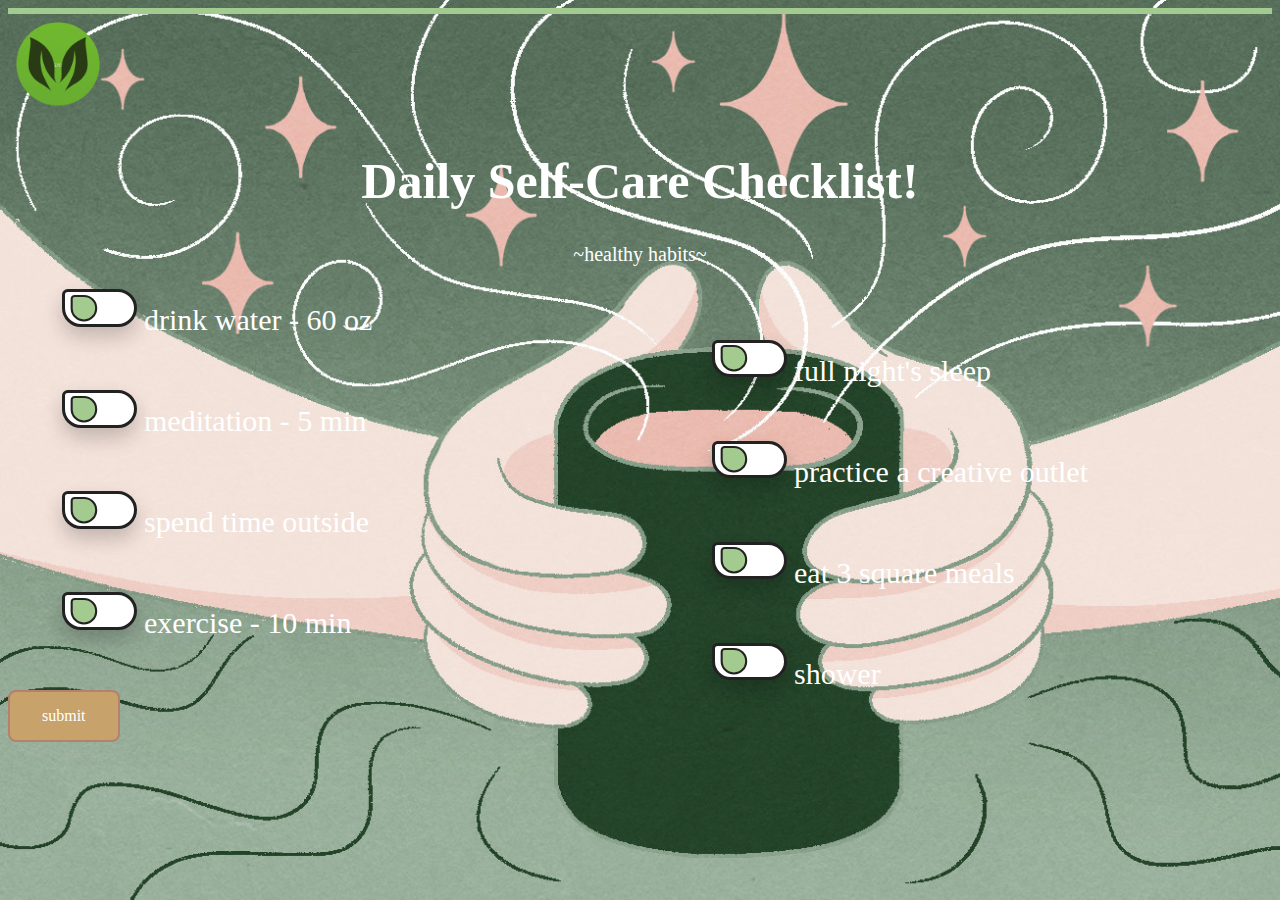
<file: checklist.html>
<!DOCTYPE html>
<html>
<head>
    <link rel="stylesheet" href="style1.css">
    <a href="index.html">
        <img src="logo.png" alt="logo" style="width:100px;height:100px;">
      </a>
      <style>
        body {
          background-image: url('selfcare8.jpg');
          background-repeat: no-repeat;
        }
        </style>
<title>Checklist</title>
</head>
<body>

<h1>Daily Self-Care Checklist!</h1>
<p>~healthy habits~</p>

<form>  
    <div class="checkbox-wrapper-41"style="position:relative; left:50px;">
      <input type="checkbox">
      <label for="checkbox" style="font-size:30px; color:white; font-family: Georgia, 'Times New Roman', Times, serif">drink water - 60 oz</label>
    </div>
  <div class="checkbox-wrapper-41"style="position:relative; left:700px;">
      <input type="checkbox">
      <label for="checkbox" style="font-size:30px; color:white; font-family: Georgia, 'Times New Roman', Times, serif">full night's sleep</label>
    </div>
   <div class="checkbox-wrapper-41"style="position:relative; left:50px;">
      <input type="checkbox">
      <label for="checkbox" style="font-size:30px; color:white; font-family: Georgia, 'Times New Roman', Times, serif">meditation - 5 min</label>
    </div>
    <div class="checkbox-wrapper-41"style="position:relative; left:700px;">
      <input type="checkbox">
      <label for="checkbox" style="font-size:30px; color:white; font-family: Georgia, 'Times New Roman', Times, serif">practice a creative outlet</label>
    </div>
    <div class="checkbox-wrapper-41"style="position:relative; left:50px;">
      <input type="checkbox">
      <label for="checkbox" style="font-size:30px; color:white; font-family: Georgia, 'Times New Roman', Times, serif">spend time outside</label>
    </div>
    <div class="checkbox-wrapper-41"style="position:relative; left:700px;">
      <input type="checkbox">
      <label for="checkbox" style="font-size:30px; color:white; font-family: Georgia, 'Times New Roman', Times, serif">eat 3 square meals</label>
    </div>
    <div class="checkbox-wrapper-41"style="position:relative; left:50px;">
      <input type="checkbox">
      <label for="checkbox" style="font-size:30px; color:white; font-family: Georgia, 'Times New Roman', Times, serif">exercise - 10 min</label>
    </div>
    <div class="checkbox-wrapper-41"style="position:relative; left:700px;">
      <input type="checkbox">
      <label for="checkbox" style="font-size:30px; color:white; font-family: Georgia, 'Times New Roman', Times, serif">shower</label>
    </div>
</form>  
<button onclick="document.location='goals.html'">submit</button>
</body>
</html>
</file>
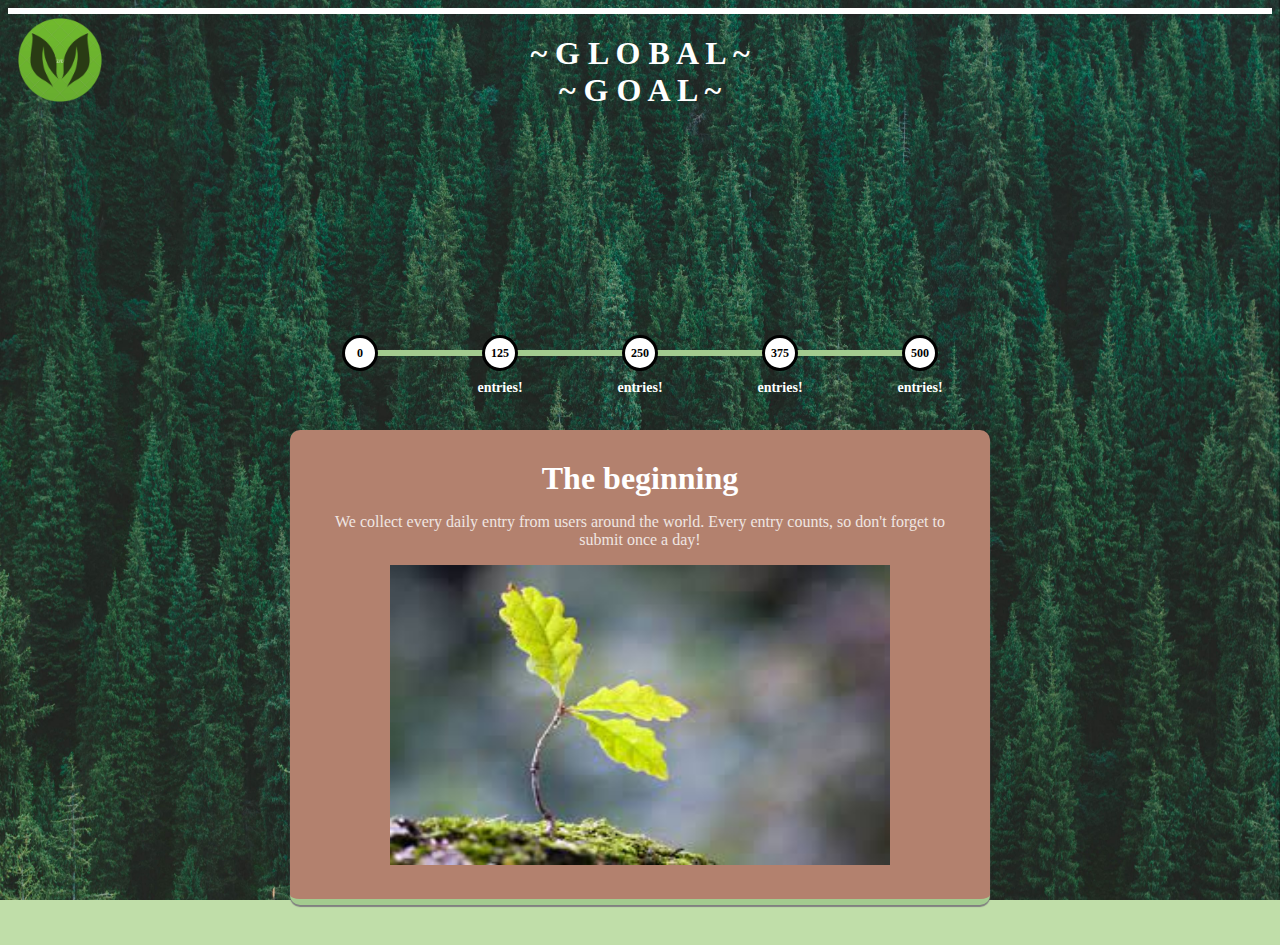
<file: goals.html>
<!DOCTYPE html>
<html>
<head>
    <link rel="stylesheet" href="style3.css">
    <a href="index.html">
        <img src="logo.png" alt="logo" style="position:absolute; width:100px;height:100px; left:10px; top:10px">
      </a>
      <style>
        body {
          background-image: url('forestbg.jpg');
          background-repeat: no-repeat;
          background-attachment: fixed;
          background-size: 100% 100%;
        }
        </style>
<title>Goals</title>
</head>
<body>

<h1>~ G L O B A L ~<br>~ G O A L ~</h1>


<div class='progress'>
    <div class='progress_inner'>
      <div class='progress_inner__step'>
        <label for='step-1'> </label>
      </div>
      <div class='progress_inner__step'>
        <label for='step-2'>entries!</label>
      </div>
      <div class='progress_inner__step'>
        <label for='step-3'>entries!</label>
      </div>
      <div class='progress_inner__step'>
        <label for='step-4'>entries!</label>
      </div>
      <div class='progress_inner__step'>
        <label for='step-5'>entries!</label>
      </div>
      <input checked='checked' id='step-1' name='step' type='radio'>
      <input id='step-2' name='step' type='radio'>
      <input id='step-3' name='step' type='radio'>
      <input id='step-4' name='step' type='radio'>
      <input id='step-5' name='step' type='radio'>
      <div class='progress_inner__bar'></div>
      <div class='progress_inner__bar--set'></div>
      <div class='progress_inner__tabs'>
        <div class='tab tab-0'>
          <h1>The beginning</h1>
          <p>We collect every daily entry from users around the world. Every entry counts, so don't forget to submit once a day!</p>
          </p><img src="treesprout.jpg" alt="baby tree" style="height:300px; width:500px">
        
        </div>
        <div class='tab tab-1'>
          <h1>25 trees planted!</h1>
          <p>Five daily entries are equivalent to a full tree. At 125 entries, we hit our first milestone, and the first batch of 25 trees are planted!
            
          </p><img src="babytree.jpg" alt="baby tree" style="height:300px; width:500px">
        </div>
        <div class='tab tab-2'>
          <h1>50 trees planted!</h1>
          <p>Good job! We're halfway to the finish line! FUN FACT: "Arbor" is the Latin word for tree!</p>
        </p><img src="treefarm3.jpg" alt="baby tree" style="height:300px; width:500px">
        
        </div>
        <div class='tab tab-3'>
          <h1>75 trees planted!</h1>
          <p>We're almost there! Keep logging in daily and practice good selfcare habits! #staygreen #selfcare</p>
        </p><img src="treefarm2.jpg" alt="baby tree" style="height:300px; width:500px">
        
        </div>
        <div class='tab tab-4'>
          <h1>100 trees planted!!!</h1>
          <p>We reach our ultimate goal! Your everyday healthy habits have contributed to the planting of 100 total trees! </p>
          </p><img src="treefarm.jpg" alt="baby tree" style="height:300px; width:500px">
        
        </div>
    
      </div>
      <div class='progress_inner__status'>


        <div class="border-tree">
            <div class="layer">
              <div class="cut"></div>
            </div>
            <div class="layer">
              <div class="cut"></div>
            </div>
            <div class="layer">
              <div class="cut"></div>
            </div>
          </div>



      </div>
    </div>
  </div>
  





</body>
</html>
</file>
<file: style1.css>
body {
    background-color:#ded2aa;
    background-image: url('forest.jpg');
    background-repeat: no-repeat;
    background-attachment: fixed;
    background-size: cover;
    border-top: 6px solid #a3cb8f;
}

a:hover{
    box-shadow: 0 12px 16px 0 rgba(0,0,0,0.24), 0 17px 50px 0 rgba(0,0,0,0.19);
}
  
h1 {
    color: white;
    text-align: center;
    font-size: 50px;
    font-family: Georgia, 'Times New Roman', Times, serif;
}
  
p {
    color: white;
    text-align: center;
    font-family: Georgia, 'Times New Roman', Times, serif;
    font-size: 20px;
  }

button {
    background-color:#c7a26b;
    font-family: Georgia, 'Times New Roman', Times, serif;
    border: 2px solid #b3816e;
    border-radius: 8px;
    color: white;
    padding: 15px 32px;
    text-align: center;
    text-decoration: none;
    display: inline-block;
    font-size: 16px;
}

button:hover {
    background-color:#ded2aa;
    color: white;
    box-shadow: 0 12px 16px 0 rgba(0,0,0,0.24), 0 17px 50px 0 rgba(0,0,0,0.19);
}

.row {
  display: flex;
  flex-wrap: wrap;
  padding: 0 4px;
}

/* Create four equal columns that sits next to each other */
.column {
  flex: 25%;
  max-width: 25%;
  padding: 1 1px;
}

.column img {
  margin-top: 8px;
  vertical-align: middle;
  width: 100%;
}


.responsive {
  width: 100%;
  max-width: 400px;
  height: auto;
}



.checkbox-wrapper-41 {
    --size: 75px;
}

.checkbox-wrapper-41 input[type="checkbox"] {
    -webkit-appearance: none;
    width: var(--size);
    height: calc(var(--size) / 2);
    background-color: #fff;
    border: 3px solid #222;
    border-radius: 30px 100px 100px 100px;
    box-shadow: 0 10px 20px rgba(0,0,0,0.2);
    outline: none;  
    cursor: pointer;
    position: relative;
    transition: all 0.5s;
}

.checkbox-wrapper-41 input[type="checkbox"]::before {
    content: "";
    position: absolute;
    width: calc(var(--size) / 2);
    height: calc(var(--size) / 2);
    left: 0;
    top: 50%;
    transform: translateY(-50%) scale(0.7);
    border: 3px solid #222;
    border-radius: 30px 100px 100px 100px;
    background-color: #a3cb8f;
    box-sizing: border-box;
    transition: all 0.5s;
}

.checkbox-wrapper-41 input[type="checkbox"]:checked {
    background-color: #a3cb8f;
    border-radius: 100px 100px 30px 100px;
}

.checkbox-wrapper-41 input[type="checkbox"]:checked::before {
    left: 50%;
    background-color: #fff;
    border-radius: 100px 100px 30px 100px;
}
</file>
<file: style3.css>
body {
    font-family: Georgia, 'Times New Roman', Times, serif;
    background: #c0dea9;
    border-color:#a3cb8f;
    color: white;
    border-color:#a3cb8f;
    text-align: center;
    font-weight: 900;
    border-top: 6px solid white;
  }

body .progress_inner #step-1:checked + input + input + input + input + div + div + div + div > .box_base, body .progress_inner #step-5:checked + div + div + div + div > .box_base, body .progress_inner #step-4:checked + input + div + div + div + div > .box_base, body .progress_inner #step-3:checked + input + input + div + div + div + div > .box_base, body .progress_inner #step-2:checked + input + input + input + div + div + div + div > .box_base {
  top: 50%;
  left: 0px;
  opacity: 1;
}
body .progress_inner #step-1:checked + input + input + input + input + div + div + div + div > .box_item, body .progress_inner #step-5:checked + div + div + div + div > .box_item, body .progress_inner #step-4:checked + input + div + div + div + div > .box_item, body .progress_inner #step-3:checked + input + input + div + div + div + div > .box_item, body .progress_inner #step-2:checked + input + input + input + div + div + div + div > .box_item {
  top: -30px;
  left: 0px;
  opacity: 0;
}

body .progress_inner #step-2:checked + input + input + input + div + div + div + div > .box_lid, body .progress_inner #step-5:checked + div + div + div + div > .box_lid, body .progress_inner #step-4:checked + input + div + div + div + div > .box_lid {
  top: -20px;
  left: 0px;
  opacity: 0;
}
body .progress_inner #step-2:checked + input + input + input + div + div + div + div > .box_item, body .progress_inner #step-5:checked + div + div + div + div > .box_item, body .progress_inner #step-4:checked + input + div + div + div + div > .box_item {
  top: -10px;
  left: 0px;
  opacity: 1;
}

body .progress_inner #step-3:checked + input + input + div + div + div + div > .box_item, body .progress_inner #step-5:checked + div + div + div + div > .box_item, body .progress_inner #step-4:checked + input + div + div + div + div > .box_item {
  top: 10px;
  left: 0px;
  opacity: 1;
}
body .progress_inner #step-3:checked + input + input + div + div + div + div > .box_lid, body .progress_inner #step-5:checked + div + div + div + div > .box_lid, body .progress_inner #step-4:checked + input + div + div + div + div > .box_lid {
  top: -1px;
  left: 0px;
  opacity: 1;
}
body .progress_inner #step-3:checked + input + input + div + div + div + div > .box_ribbon, body .progress_inner #step-5:checked + div + div + div + div > .box_ribbon, body .progress_inner #step-4:checked + input + div + div + div + div > .box_ribbon {
  top: 70%;
  left: 0px;
  opacity: 0;
}
body .progress_inner #step-3:checked + input + input + div + div + div + div > .box_bow, body .progress_inner #step-5:checked + div + div + div + div > .box_bow, body .progress_inner #step-4:checked + input + div + div + div + div > .box_bow {
  top: 0px;
  left: 0px;
  opacity: 0;
}

body .progress_inner #step-4:checked + input + div + div + div + div > .box_ribbon, body .progress_inner #step-5:checked + div + div + div + div > .box_ribbon {
  top: 50%;
  left: 0px;
  opacity: 1;
}
body .progress_inner #step-4:checked + input + div + div + div + div > .box_bow, body .progress_inner #step-5:checked + div + div + div + div > .box_bow {
  top: -10px;
  left: 0px;
  opacity: 1;
}

body .progress_inner #step-5:checked + div + div + div + div > .box_tag {
  top: 10px;
  left: 20px;
  opacity: 1;
}
body .progress_inner #step-5:checked + div + div + div + div > .box_string {
  top: 10px;
  left: 20px;
  opacity: 1;
}

* {
  box-sizing: border-box;
}

body .progress_inner__status .box_string, body .progress_inner__status .box_tag, body .progress_inner__status .box_bow__right, body .progress_inner__status .box_bow__left, body .progress_inner__status .box_bow, body .progress_inner__status .box_ribbon, body .progress_inner__status .box_item, body .progress_inner__status .box_base, body .progress_inner, body .progress_inner__step:before {
  position: absolute;
  left: 0;
  right: 0;
  top: 50%;
  transform: translateY(-50%);
  margin: auto;
}

body .progress_inner__bar--set, body .progress_inner__bar {
  height: 6px;
  left: 10%;
  background: repeating-linear-gradient(45deg, #b3816e, #a3cb8f 4px, #b3816e 4px, #b3816e 10px);
  transition: width 800ms cubic-bezier(0.915, 0.015, 0.3, 1.005);
  border-radius: 6px;
  width: 0;
  position: relative;
  z-index: -1;
}

body .progress_inner__step:before {
  width: 30px;
  height: 30px;
  color: black;
  background: white;
  line-height: 30px;
  border: 3px solid black;
  font-size: 12px;
  top: 3px;
  border-radius: 100%;
  transition: all 0.4s;
  cursor: pointer;
  pointer-events: none;
}

body .progress_inner__step {
  width: 20%;
  font-size: 14px;
  padding: 0 10px;
  transition: all 0.4s;
  float: left;
  text-align: center;
  position: relative;
}
body .progress_inner__step label {
  padding-top: 50px;
  top: -20px;
  display: block;
  position: relative;
  cursor: pointer;
}
body .progress_inner__step:hover {
  color: white;
}
body .progress_inner__step:hover:before {
  color: white;
  background: #a3cb8f;
}

body .progress_inner {
  height: 200px;
  width: 700px;
}
body .progress_inner #step-5:checked + div {
  width: 80%;
}
body .progress_inner #step-5:checked + div + div + div > .tab:nth-of-type(5) {
  opacity: 1;
  top: 0;
}
body .progress_inner #step-5:checked + div + div + div + div {
  right: 10%;
}
body .progress_inner #step-4:checked + input + div {
  width: 60%;
}
body .progress_inner #step-4:checked + input + div + div + div > .tab:nth-of-type(4) {
  opacity: 1;
  top: 0;
}
body .progress_inner #step-4:checked + input + div + div + div + div {
  right: 30%;
}
body .progress_inner #step-3:checked + input + input + div {
  width: 40%;
}
body .progress_inner #step-3:checked + input + input + div + div + div > .tab:nth-of-type(3) {
  opacity: 1;
  top: 0;
}
body .progress_inner #step-3:checked + input + input + div + div + div + div {
  right: 50%;
}
body .progress_inner #step-2:checked + input + input + input + div {
  width: 20%;
}
body .progress_inner #step-2:checked + input + input + input + div + div + div > .tab:nth-of-type(2) {
  opacity: 1;
  top: 0;
}
body .progress_inner #step-2:checked + input + input + input + div + div + div + div {
  right: 70%;
}
body .progress_inner #step-1:checked + input + input + input + input + div {
  width: 0%;
}
body .progress_inner #step-1:checked + input + input + input + input + div + div + div > .tab:nth-of-type(1) {
  opacity: 1;
  top: 0;
}
body .progress_inner #step-1:checked + input + input + input + input + div + div + div + div {
  right: 90%;
}
body .progress_inner__step:nth-of-type(1):before {
  content: "0";
}
body .progress_inner__step:nth-of-type(2):before {
  content: "125";
}
body .progress_inner__step:nth-of-type(3):before {
  content: "250";
}
body .progress_inner__step:nth-of-type(4):before {
  content: "375";
}
body .progress_inner__step:nth-of-type(5):before {
  content: "500";
}
body .progress_inner__bar--set {
  width: 80%;
  top: -6px;
  background: #a3cb8f;
  position: relative;
  z-index: -2;
}
body .progress_inner__tabs .tab {
  opacity: 0;
  position: absolute;
  top: 40px;
  text-align: center;
  margin-top: 80px;
  box-shadow: 0px 2px 1px gray;
  padding: 30px;
  background: #b3816e;
  border-radius: 10px;
  transition: all 0.2s;
  color: white;
  border-bottom: 6px solid #a3cb8f;
}
body .progress_inner__tabs .tab h1 {
  margin: 0;
}
body .progress_inner__tabs .tab p {
  font-weight: 400;
  opacity: 0.8;
}
body .progress_inner__status {
  width: 40px;
  height: 40px;
  top: -80px;
  transition: right 800ms cubic-bezier(0.915, 0.015, 0.3, 1.005);
  transform: translateX(50%);
  position: absolute;
}
body .progress_inner__status div {
  opacity: 0;
  transition: all 600ms cubic-bezier(0.915, 0.015, 0.3, 1.005);
  transition-delay: 300ms;
}
body .progress_inner__status div {
  position: absolute;
}

body .progress_inner input[type=radio] {
  display: none;
}
</file>
